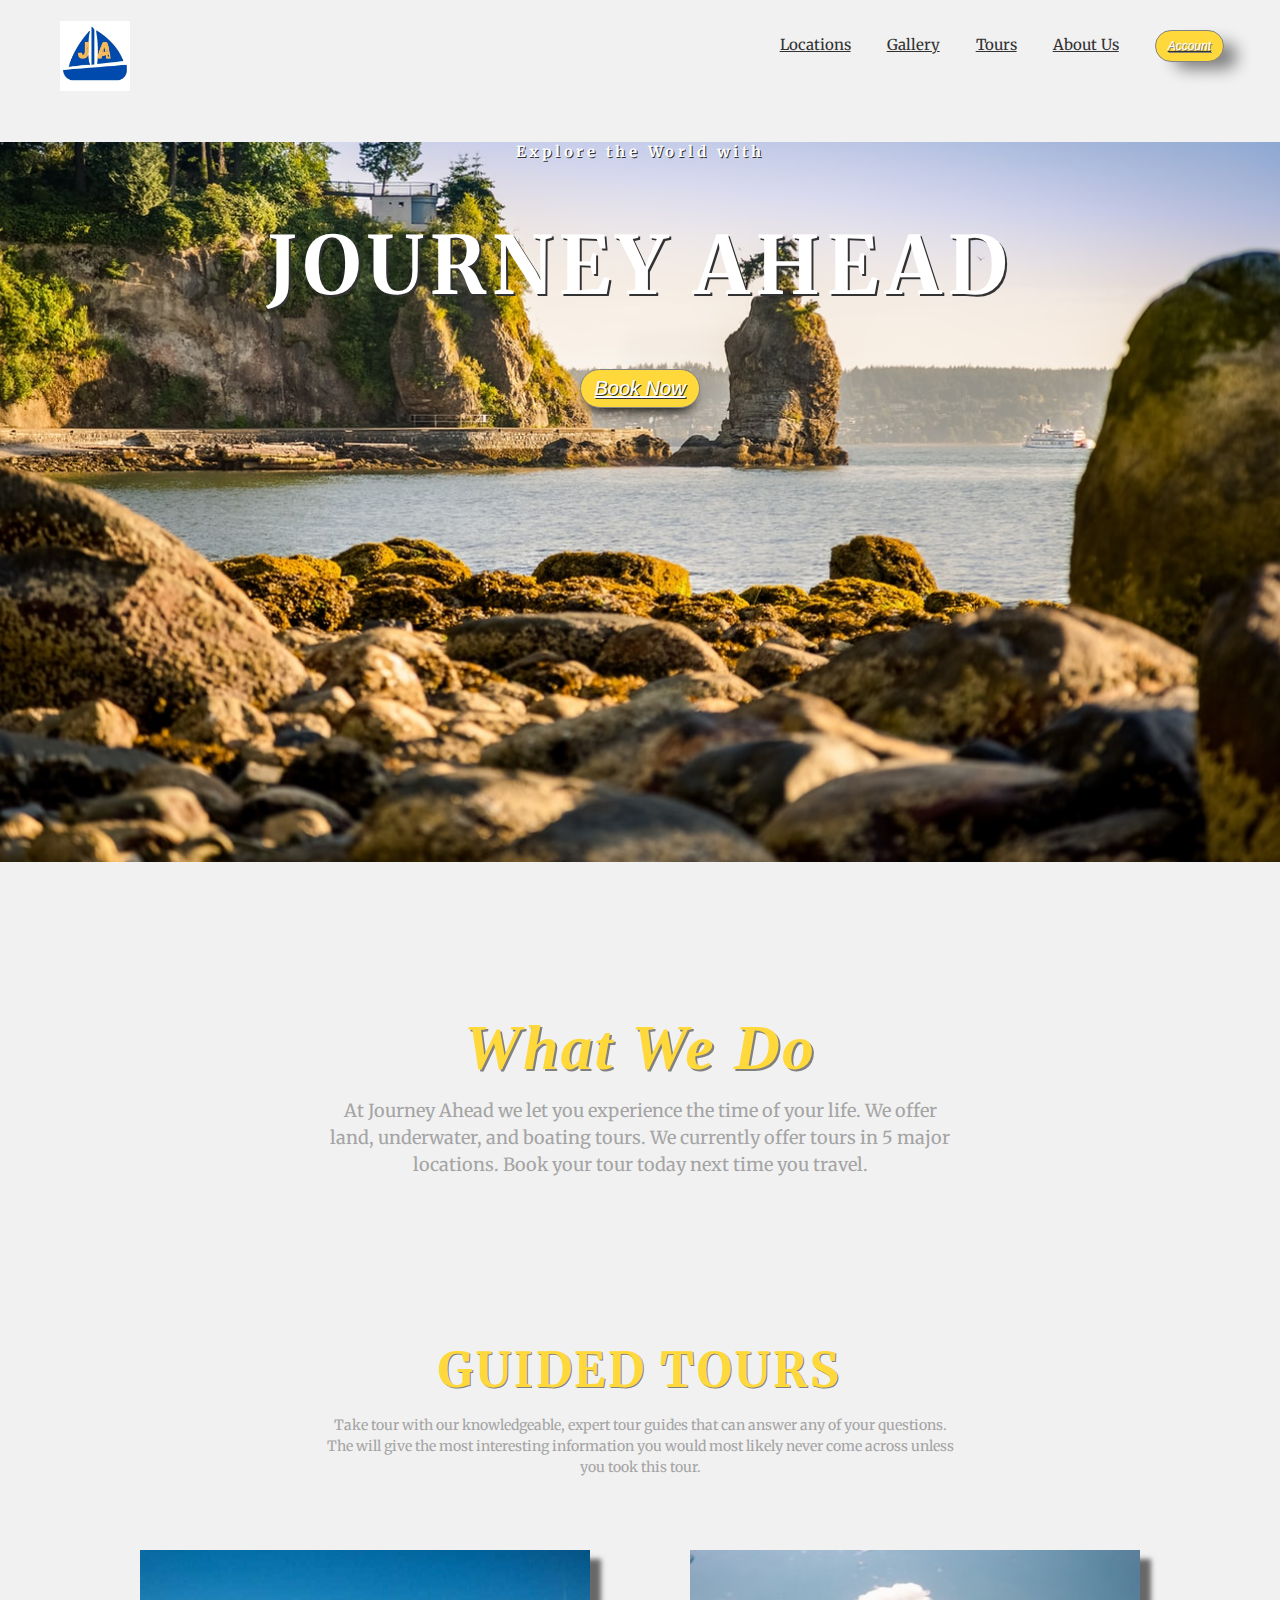
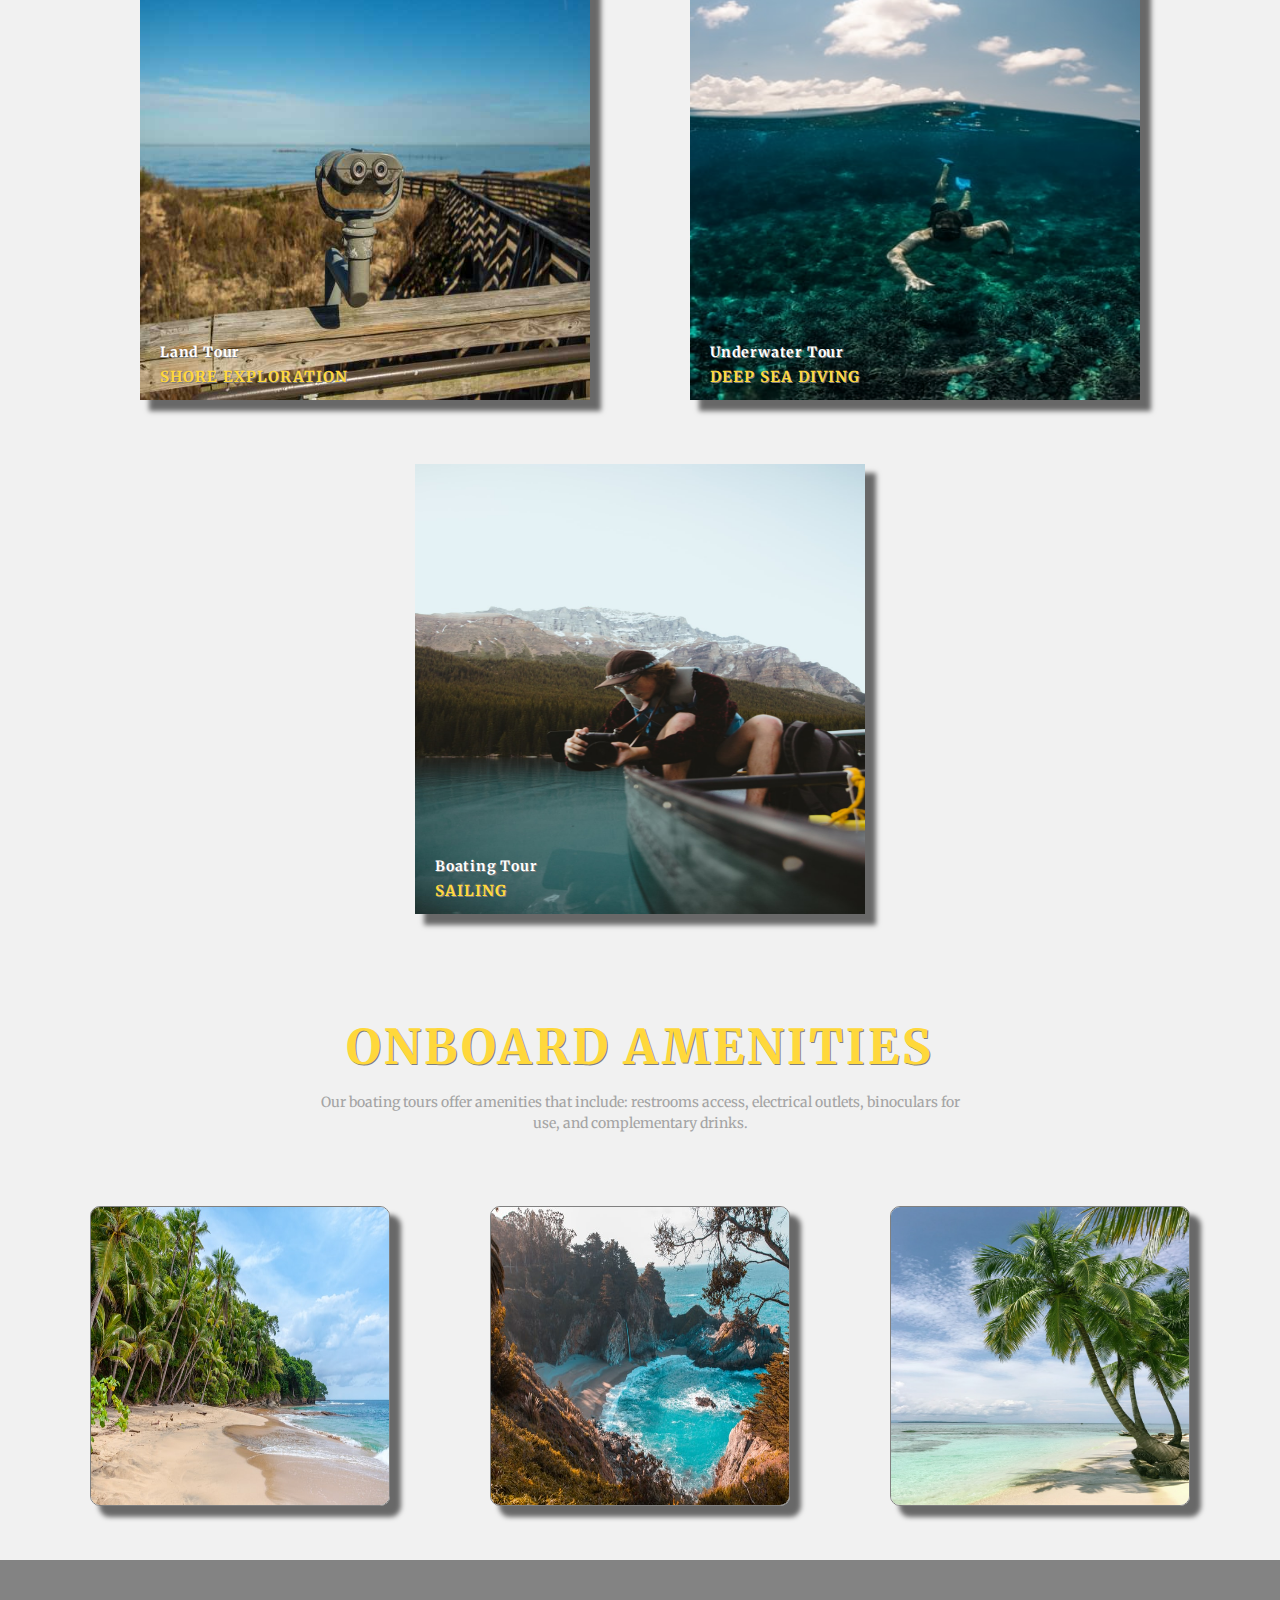
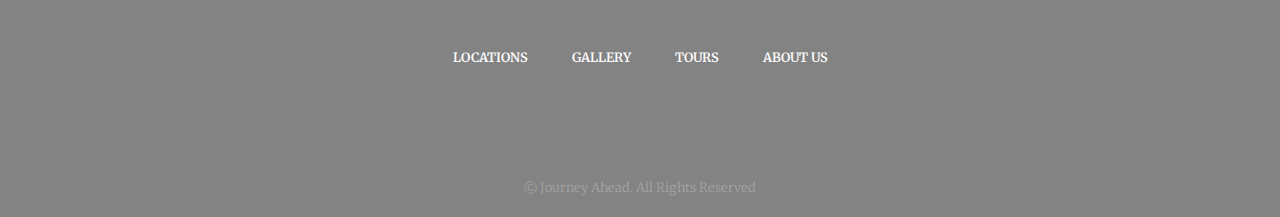
<file: index.html>
<!DOCTYPE html>
<html>
  <head>
    <meta charset="utf-8" />
    <title>Journey Ahead</title>
    <meta name="viewport" content="width=device-width, initial-scale=1" />
    <link rel="stylesheet" href="css/main.css" />
    <link
      rel="stylesheet"
      href="https://use.fontawesome.com/releases/v5.6.0/css/all.css"
      integrity="sha384-aOkxzJ5uQz7WBObEZcHvV5JvRW3TUc2rNPA7pe3AwnsUohiw1Vj2Rgx2KSOkF5+h"
      crossorigin="anonymous"
    />
    <link
      href="https://fonts.googleapis.com/css?family=Poppins:300,400,800"
      rel="stylesheet"
    />
    <link
      rel="stylesheet"
      href="https://stackpath.bootstrapcdn.com/bootstrap/4.1.3/css/bootstrap.min.css"
      integrity="sha384-MCw98/SFnGE8fJT3GXwEOngsV7Zt27NXFoaoApmYm81iuXoPkFOJwJ8ERdknLPMO"
      crossorigin="anonymous"
    />
    <script src="https://code.jquery.com/jquery-1.10.2.js"></script>
  </head>
  <body>
    <!--Navigation bar-->
    <div id="topnav-row" class="topnavRow"></div>

    <script>
      $(function () {
        $("#topnav-row").load("nav.html");
      });
    </script>
    <!--end of Navigation bar-->

    <div id="image-row" class="imageRow bgImg1">
      <div
        class="imageRow__textArea d-inline-flex justify-content-around align-items-center"
      >
        <div onclick="displayImgRight()" class="imageRow__textArea__secArrow">
          <i
            class="fas fa-chevron-left imageRow__textArea__secArrow__imgArrow"
          ></i>
        </div>

        <div class="imageRow__textArea__center">
          <h4 class="imageRow__textArea__center__h4">Explore the World with</h4>
          <h1 class="imageRow__textArea__center__h1">Journey Ahead</h1>
          <button class="imageRow__textArea__center__btn">
            <a href="account.html"
              >Book Now <i class="fas fa-angle-right"></i
            ></a>
          </button>

          <!-- will do JS to buttons after -->
          <!-- <div class="imageRow__textArea__center__dotsMenu">
            <i class="fas fa-circle " id="menuCircle"></i>
            <i class="far fa-circle " id="menuCircle"></i>
            <i class="far fa-circle " id="menuCircle"></i>
            <i class="far fa-circle " id="menuCircle"></i>
          </div> -->
        </div>

        <div onclick="displayImgLeft()" class="imageRow__textArea__secArrow">
          <i
            class="fas fa-chevron-right imageRow__textArea__secArrow__imgArrow"
          ></i>
        </div>
      </div>
    </div>
    <!-- end atmo-image-row-->

    <div id="intro-row" class="introRow">
      <h3 class="introRow__h3">What we do</h3>
      <p class="introRow__p">
        At Journey Ahead we let you experience the time of your life. We offer
        land, underwater, and boating tours. We currently offer tours in 5 major
        locations. Book your tour today next time you travel.
      </p>
    </div>

    <div id="guided-row" class="guidedRow">
      <h2 class="guidedRow__h2">Guided Tours</h2>
      <p class="guidedRow__p">
        Take tour with our knowledgeable, expert tour guides that can answer any
        of your questions. The will give the most interesting information you
        would most likely never come across unless you took this tour.
      </p>
    </div>

    <div id="pic-link-row" class="picLinkRow">
      <div class="picLinkRow__imgArea container-fluid row">
        <div class="picLinkRow__imgArea__singleImg">
          <img
            class="picLinkRow__imgArea__singleImg__icons"
            src="img/home/land.jpeg"
          />
          <div class="picLinkRow__imgArea__singleImg__textArea textArea">
            <h5>Land Tour</h5>
            <h3>Shore exploration</h3>
          </div>
        </div>
        <!-- end single-img -->
        <div class="picLinkRow__imgArea__singleImg">
          <img
            class="picLinkRow__imgArea__singleImg__icons"
            src="img/home/underwater.jpeg"
          />
          <div class="picLinkRow__imgArea__singleImg__textArea">
            <h5>Underwater Tour</h5>
            <h3>Deep sea Diving</h3>
          </div>
        </div>
        <!-- end single-img  -->
        <div class="picLinkRow__imgArea__singleImg">
          <img
            class="picLinkRow__imgArea__singleImg__icons"
            src="img/home/boating.jpeg"
          />
          <div class="picLinkRow__imgArea__singleImg__textArea">
            <h5>Boating Tour</h5>
            <h3>Sailing</h3>
          </div>
        </div>
        <!-- end single-img -->
      </div>
      <!-- end img-area -->
    </div>
    <!-- end pic-link-row -->

    <div id="onboard-row" class="onboardRow">
      <h2 class="onboardRow__h2">Onboard Amenities</h2>
      <p class="onboardRow__p">
        Our boating tours offer amenities that include: restrooms access,
        electrical outlets, binoculars for use, and complementary drinks.
      </p>
    </div>
    <!-- end onboard-row -->

    <div id="boat-images-row" class="boatImagesRow">
      <div class="boatImagesRow__imgArea">
        <div class="boatImagesRow__imgArea__singleImg">
          <img
            class="boatImagesRow__imgArea__singleImg__icons"
            src="img/home/island.jpeg"
          />
        </div>

        <div class="boatImagesRow__imgArea__singleImg">
          <img
            class="boatImagesRow__imgArea__singleImg__icons"
            src="img/home/waterfall.jpeg"
          />
        </div>

        <div class="boatImagesRow__imgArea__singleImg">
          <img
            class="boatImagesRow__imgArea__singleImg__icons"
            src="img/home/island2.jpeg"
          />
        </div>
      </div>
    </div>
    <!-- end of boat-images-row -->

    <!--Footer-->
    <footer class="footer"></footer>

    <script>
      $(function () {
        $("footer").load("footer.html");
      });
    </script>
    <!--end of Footer-->
  </body>
</html>
</file>
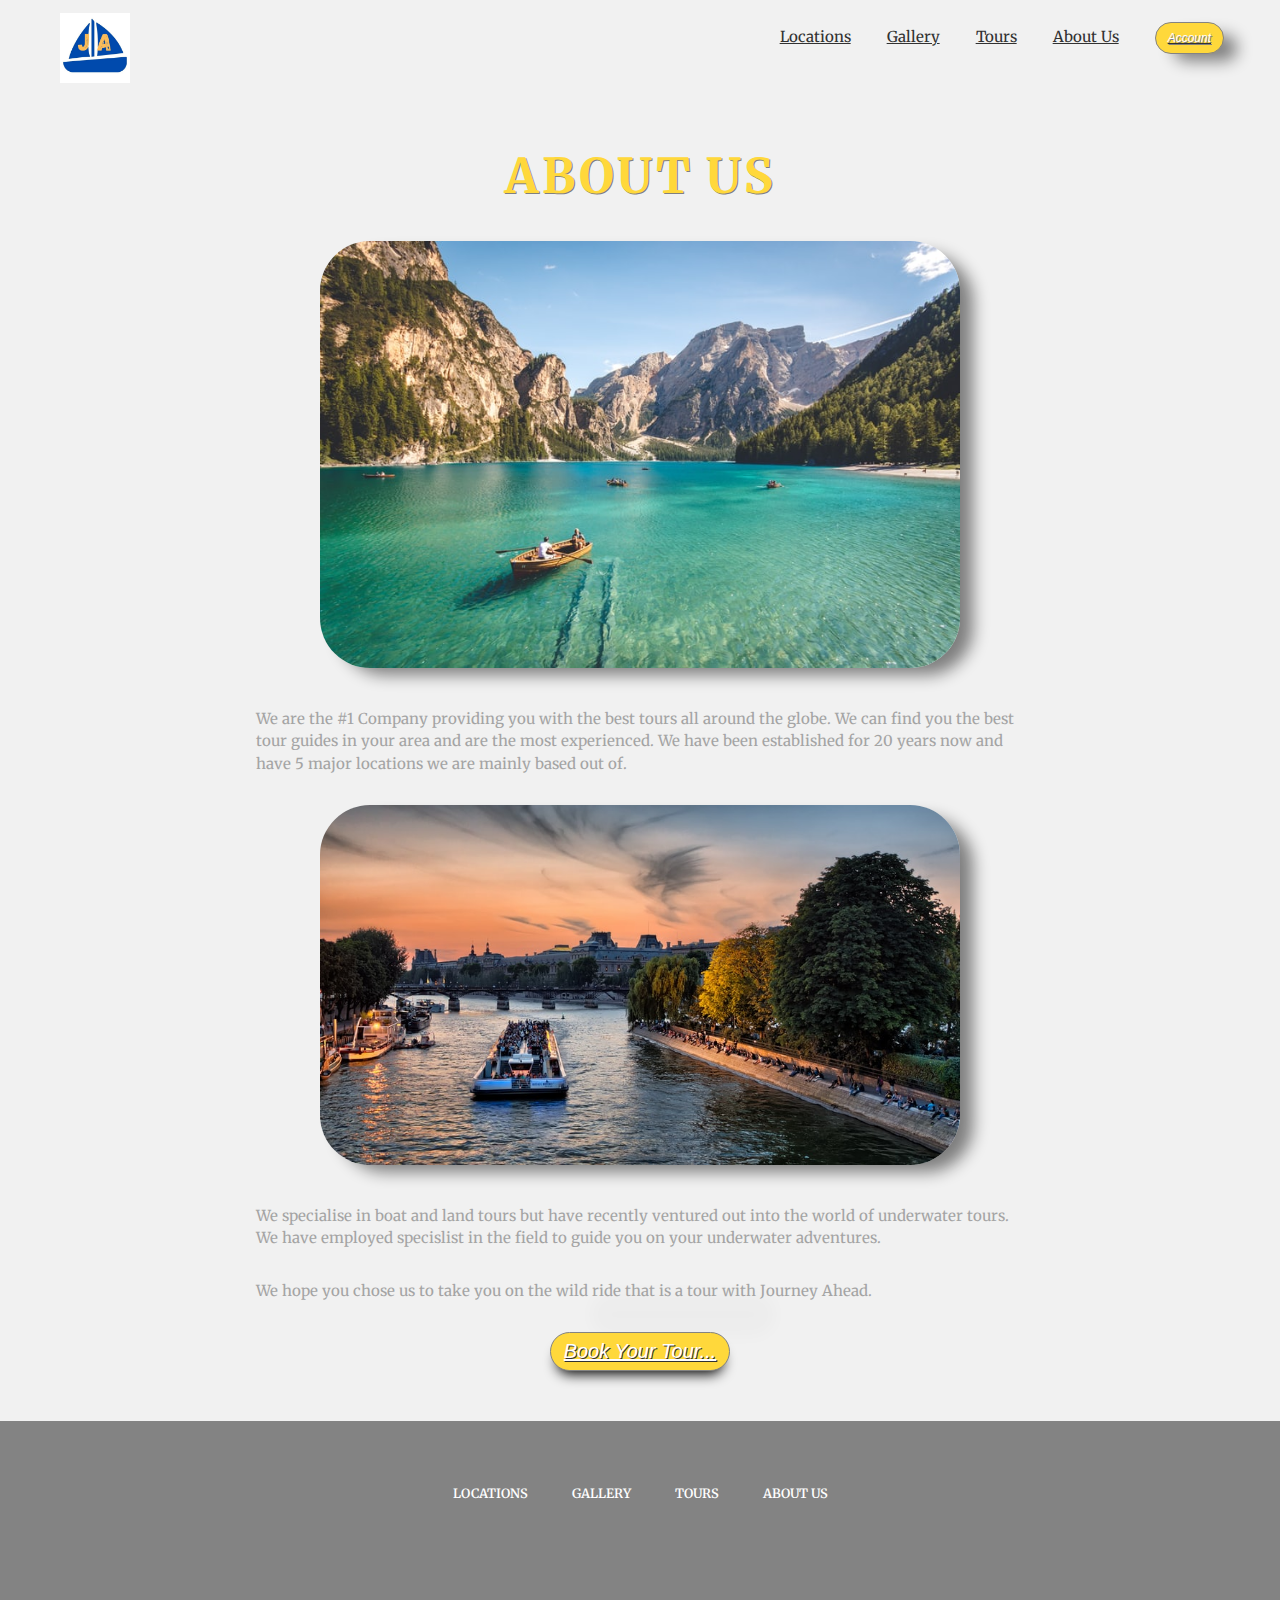
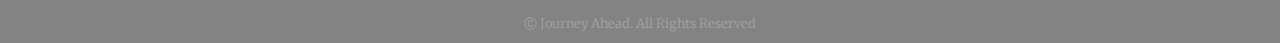
<file: aboutUs.html>
<!DOCTYPE html>
<html>
  <head>
    <meta charset="utf-8" />
    <title>Journey Ahead</title>
    <meta name="viewport" content="width=device-width, initial-scale=1" />
    <link rel="stylesheet" href="css/main.css" />
    <link
      rel="stylesheet"
      href="https://use.fontawesome.com/releases/v5.6.0/css/all.css"
      integrity="sha384-aOkxzJ5uQz7WBObEZcHvV5JvRW3TUc2rNPA7pe3AwnsUohiw1Vj2Rgx2KSOkF5+h"
      crossorigin="anonymous"
    />
    <link
      href="https://fonts.googleapis.com/css?family=Poppins:300,400,800"
      rel="stylesheet"
    />
    <link
      rel="stylesheet"
      href="https://stackpath.bootstrapcdn.com/bootstrap/4.1.3/css/bootstrap.min.css"
      integrity="sha384-MCw98/SFnGE8fJT3GXwEOngsV7Zt27NXFoaoApmYm81iuXoPkFOJwJ8ERdknLPMO"
      crossorigin="anonymous"
    />
    <script src="https://code.jquery.com/jquery-1.10.2.js"></script>
  </head>
  <body>
    <!--Navigation bar-->
    <div id="topnav-row"></div>

    <script>
      $(function () {
        $("#topnav-row").load("nav.html");
      });
    </script>
    <!--end of Navigation bar-->

    <div class="headerStyle">
      <h2>About Us</h2>
    </div>
    <div class="text-box">
      <img class="about-img" src="img/about/about1.jpeg" />
      <p>
        We are the #1 Company providing you with the best tours all around the
        globe. We can find you the best tour guides in your area and are the
        most experienced. We have been established for 20 years now and have 5
        major locations we are mainly based out of. <br />
      </p>

      <img class="about-img" src="img/about/about2.jpeg" />
      <p>
        We specialise in boat and land tours but have recently ventured out into
        the world of underwater tours. We have employed specislist in the field
        to guide you on your underwater adventures.
      </p>
      <p>
        We hope you chose us to take you on the wild ride that is a tour with
        Journey Ahead.
      </p>

      <button type="button" name="button">
        <a href="book.html">Book Your Tour...</a>
      </button>
    </div>

    <!--Footer-->
    <footer></footer>

    <script>
      $(function () {
        $("footer").load("footer.html");
      });
    </script>
    <!--end of Footer-->
  </body>
</html>
</file>
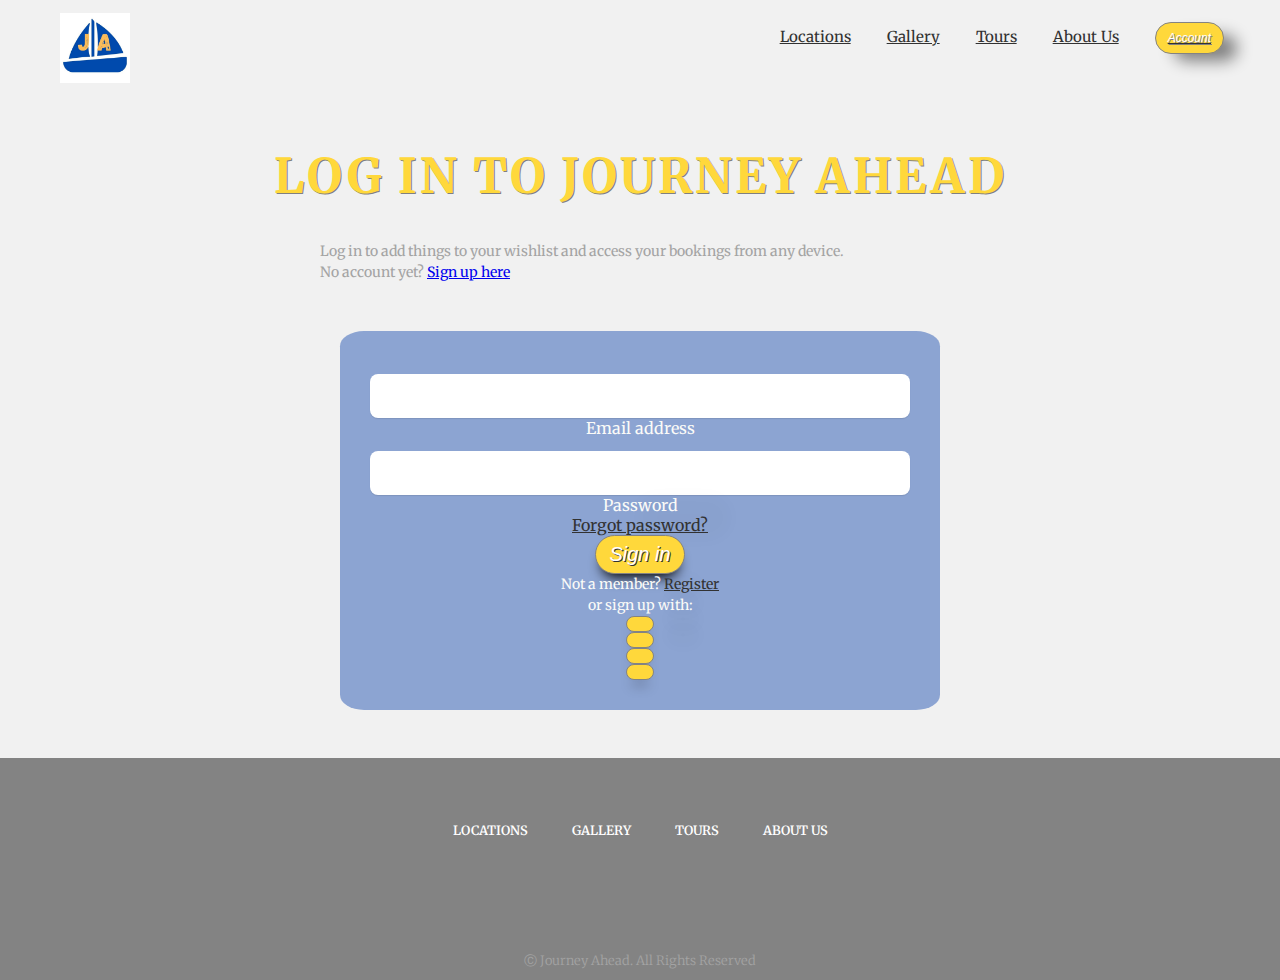
<file: account.html>
<!DOCTYPE html>
<html>
  <head>
    <meta charset="utf-8" />
    <title>Journey Ahead</title>
    <meta name="viewport" content="width=device-width, initial-scale=1" />
    <link rel="stylesheet" href="css/main.css" />
    <link
      rel="stylesheet"
      href="https://use.fontawesome.com/releases/v5.6.0/css/all.css"
      integrity="sha384-aOkxzJ5uQz7WBObEZcHvV5JvRW3TUc2rNPA7pe3AwnsUohiw1Vj2Rgx2KSOkF5+h"
      crossorigin="anonymous"
    />
    <link
      href="https://fonts.googleapis.com/css?family=Poppins:300,400,800"
      rel="stylesheet"
    />
    <link
      rel="stylesheet"
      href="https://stackpath.bootstrapcdn.com/bootstrap/4.1.3/css/bootstrap.min.css"
      integrity="sha384-MCw98/SFnGE8fJT3GXwEOngsV7Zt27NXFoaoApmYm81iuXoPkFOJwJ8ERdknLPMO"
      crossorigin="anonymous"
    />
    <script src="https://code.jquery.com/jquery-1.10.2.js"></script>
  </head>
  <body>
    <!--Navigation bar-->
    <div id="topnav-row"></div>

    <script>
      $(function () {
        $("#topnav-row").load("nav.html");
      });
    </script>
    <!--end of Navigation bar-->

    <div class="headerStyle">
      <h2>Log in to Journey Ahead</h2>
    </div>
    <main class="container d-flex flex-column">
      <div class="description">
        <p>
          Log in to add things to your wishlist and access your bookings from
          any device.
        </p>
        <p>No account yet? <a href="#">Sign up here</a></p>
      </div>

      <form class="signInForm">
        <!-- Email input -->
        <div class="form-outline mb-4">
          <input type="email" id="form2Example1" class="form-control" />
          <label class="form-label" for="form2Example1">Email address</label>
        </div>

        <!-- Password input -->
        <div class="form-outline mb-4">
          <input type="password" id="form2Example2" class="form-control" />
          <label class="form-label" for="form2Example2">Password</label>
        </div>

        <!-- 2 column grid layout for inline styling -->
        <div class="row mb-4">
          <div class="col">
            <!-- Simple link -->
            <a href="#!">Forgot password?</a>
          </div>
        </div>

        <!-- Submit button -->
        <button type="submit" class="btn btn-block mb-4">Sign in</button>

        <!-- Register buttons -->
        <div class="text-center">
          <p>Not a member? <a href="#!">Register</a></p>
          <p>or sign up with:</p>
          <button type="button" class="btn btn-floating mx-1">
            <i class="fab fa-facebook-f"></i>
          </button>

          <button type="button" class="btn btn-floating mx-1">
            <i class="fab fa-google"></i>
          </button>

          <button type="button" class="btn btn-floating mx-1">
            <i class="fab fa-twitter"></i>
          </button>

          <button type="button" class="btn btn-floating mx-1">
            <i class="fab fa-github"></i>
          </button>
        </div>
      </form>
    </main>

    <!--Footer-->
    <footer></footer>
    <script>
      $(function () {
        $("footer").load("footer.html");
      });
    </script>
    <!--end of Footer-->
  </body>
</html>
</file>
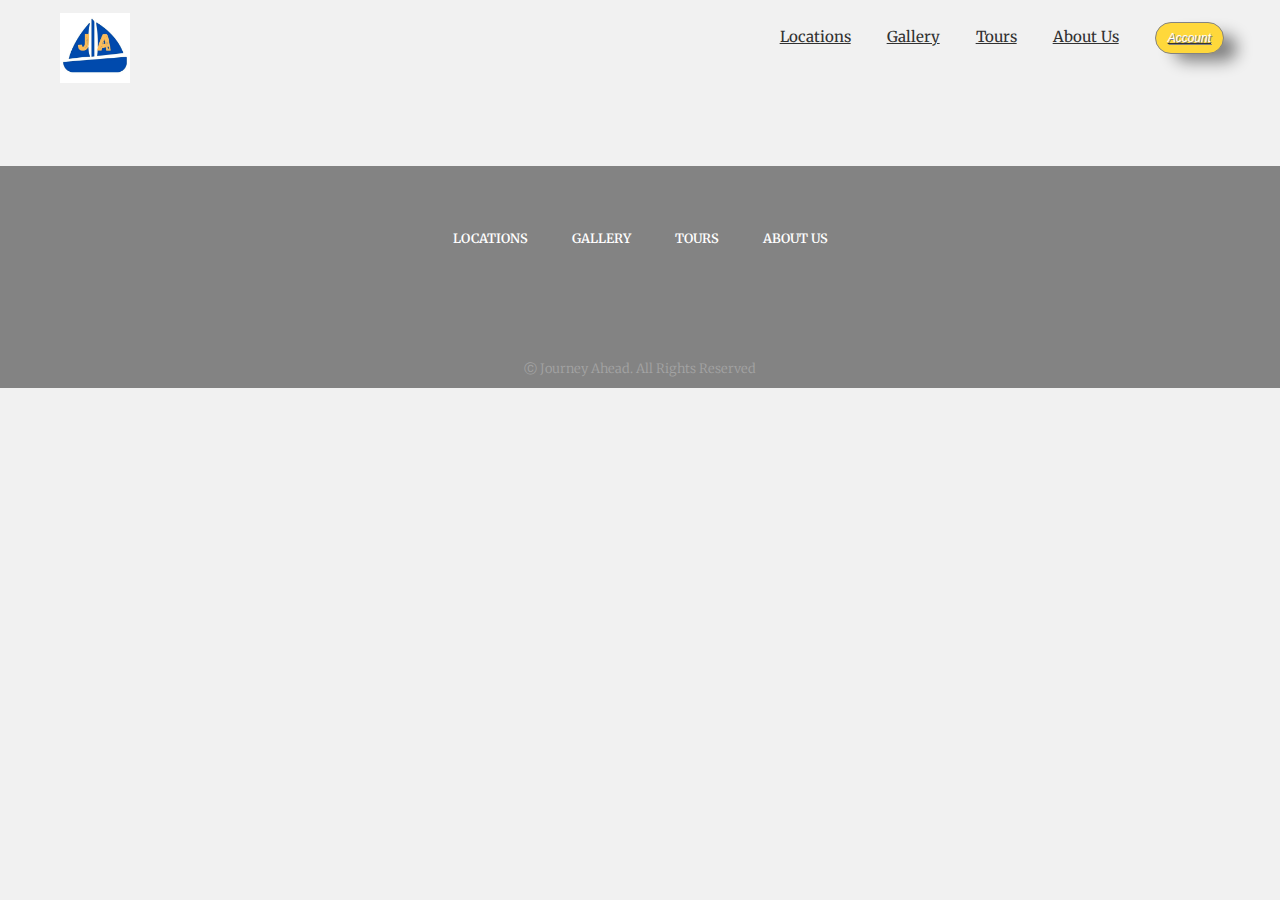
<file: book.html>
<!DOCTYPE html>
<html>
  <head>
    <meta charset="utf-8">
    <title>Journey Ahead</title>
    <meta name="viewport" content="width=device-width, initial-scale=1">
    <link rel="stylesheet" href="css/main.css">
    <link rel="stylesheet" href="https://use.fontawesome.com/releases/v5.6.0/css/all.css" integrity="sha384-aOkxzJ5uQz7WBObEZcHvV5JvRW3TUc2rNPA7pe3AwnsUohiw1Vj2Rgx2KSOkF5+h" crossorigin="anonymous">
    <link href="https://fonts.googleapis.com/css?family=Poppins:300,400,800" rel="stylesheet">
    <link rel="stylesheet" href="https://stackpath.bootstrapcdn.com/bootstrap/4.1.3/css/bootstrap.min.css" integrity="sha384-MCw98/SFnGE8fJT3GXwEOngsV7Zt27NXFoaoApmYm81iuXoPkFOJwJ8ERdknLPMO" crossorigin="anonymous">
    <script src="https://code.jquery.com/jquery-1.10.2.js"></script>
  </head>
  <body>

    <!--Navigation bar-->
    <div id="topnav-row">
    </div>

    <script>
      $(function(){
        $("#topnav-row").load("nav.html");
      });
    </script>
    <!--end of Navigation bar-->

    <div class="headerStyle">
      <h2></h2>
    </div>






    <!--Footer-->
    <footer>
    </footer>

    <script>
      $(function(){
        $("footer").load("footer.html");
      });
    </script>
    <!--end of Footer->


  </body>
</html>
</file>
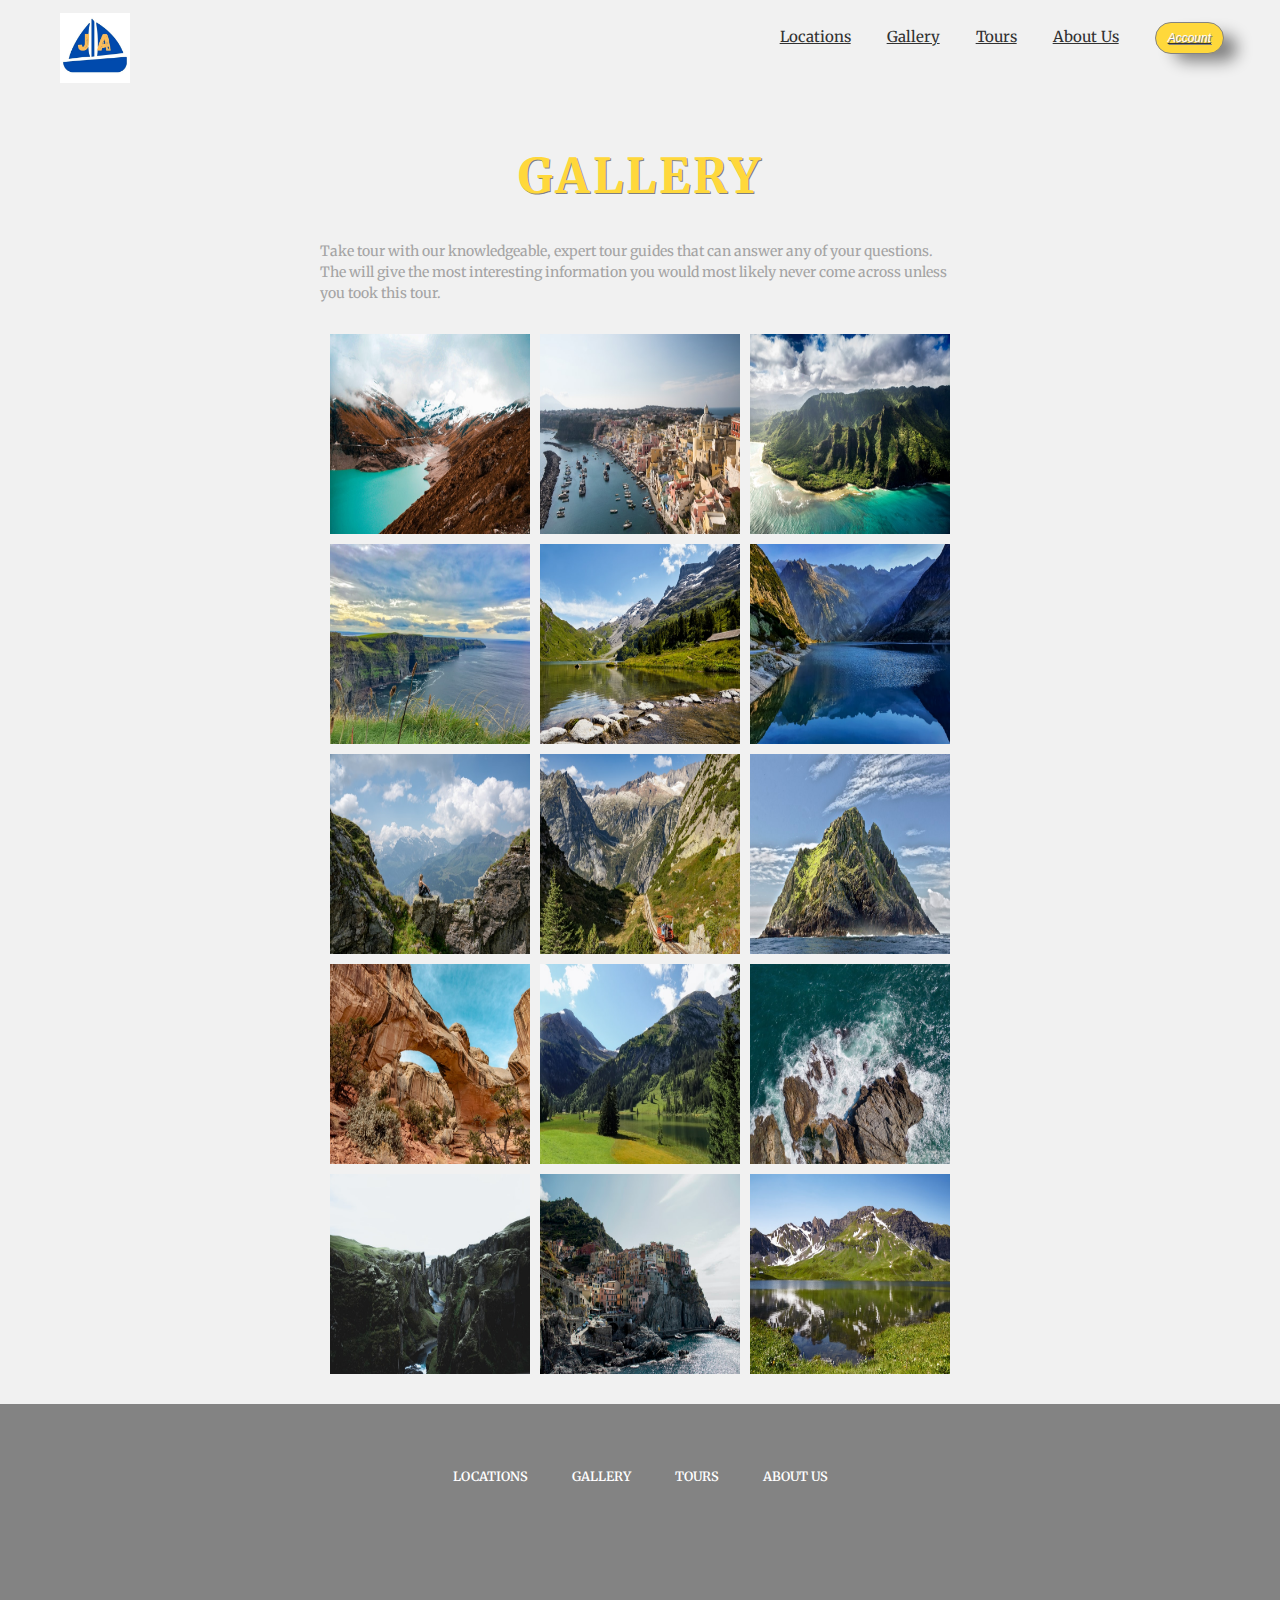
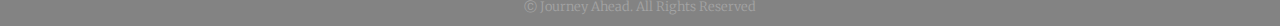
<file: gallery.html>
<!DOCTYPE html>
<html>
  <head>
    <meta charset="utf-8" />
    <title>Journey Ahead</title>
    <meta name="viewport" content="width=device-width, initial-scale=1" />
    <link rel="stylesheet" href="css/main.css" />
    <link
      rel="stylesheet"
      href="https://use.fontawesome.com/releases/v5.6.0/css/all.css"
      integrity="sha384-aOkxzJ5uQz7WBObEZcHvV5JvRW3TUc2rNPA7pe3AwnsUohiw1Vj2Rgx2KSOkF5+h"
      crossorigin="anonymous"
    />
    <link
      href="https://fonts.googleapis.com/css?family=Poppins:300,400,800"
      rel="stylesheet"
    />
    <link
      rel="stylesheet"
      href="https://stackpath.bootstrapcdn.com/bootstrap/4.1.3/css/bootstrap.min.css"
      integrity="sha384-MCw98/SFnGE8fJT3GXwEOngsV7Zt27NXFoaoApmYm81iuXoPkFOJwJ8ERdknLPMO"
      crossorigin="anonymous"
    />
    <script src="https://code.jquery.com/jquery-1.10.2.js"></script>
  </head>
  <body>
    <!--Navigation bar-->
    <div id="topnav-row"></div>

    <script>
      $(function () {
        $("#topnav-row").load("nav.html");
      });
    </script>
    <!--end of Navigation bar-->

    <div class="headerStyle">
      <h2>GALLERY</h2>
    </div>

    <div id="gallery" class="gallery">
      <p>
        Take tour with our knowledgeable, expert tour guides that can answer any
        of your questions. The will give the most interesting information you
        would most likely never come across unless you took this tour.
      </p>
    </div>

    <div class="grid">
      <img class="photo" src="img/gallery/gallery1.jpeg" />
      <img class="photo" src="img/gallery/gallery2.jpeg" />
      <img class="photo" src="img/gallery/gallery3.jpeg" />
      <img class="photo" src="img/gallery/gallery4.jpeg" />
      <img class="photo" src="img/gallery/gallery5.jpeg" />
      <img class="photo" src="img/gallery/gallery6.jpeg" />
      <img class="photo" src="img/gallery/gallery7.jpeg" />
      <img class="photo" src="img/gallery/gallery8.jpeg" />
      <img class="photo" src="img/gallery/gallery9.jpeg" />
      <img class="photo" src="img/gallery/gallery10.jpeg" />
      <img class="photo" src="img/gallery/gallery11.jpeg" />
      <img class="photo" src="img/gallery/gallery12.jpeg" />
      <img class="photo" src="img/gallery/gallery13.jpeg" />
      <img class="photo" src="img/gallery/gallery14.jpeg" />
      <img class="photo" src="img/gallery/gallery15.jpeg" />
    </div>

    <!--Footer-->
    <footer></footer>

    <script>
      $(function () {
        $("footer").load("footer.html");
      });
    </script>
    <!--end of Footer-->
  </body>
</html>
</file>
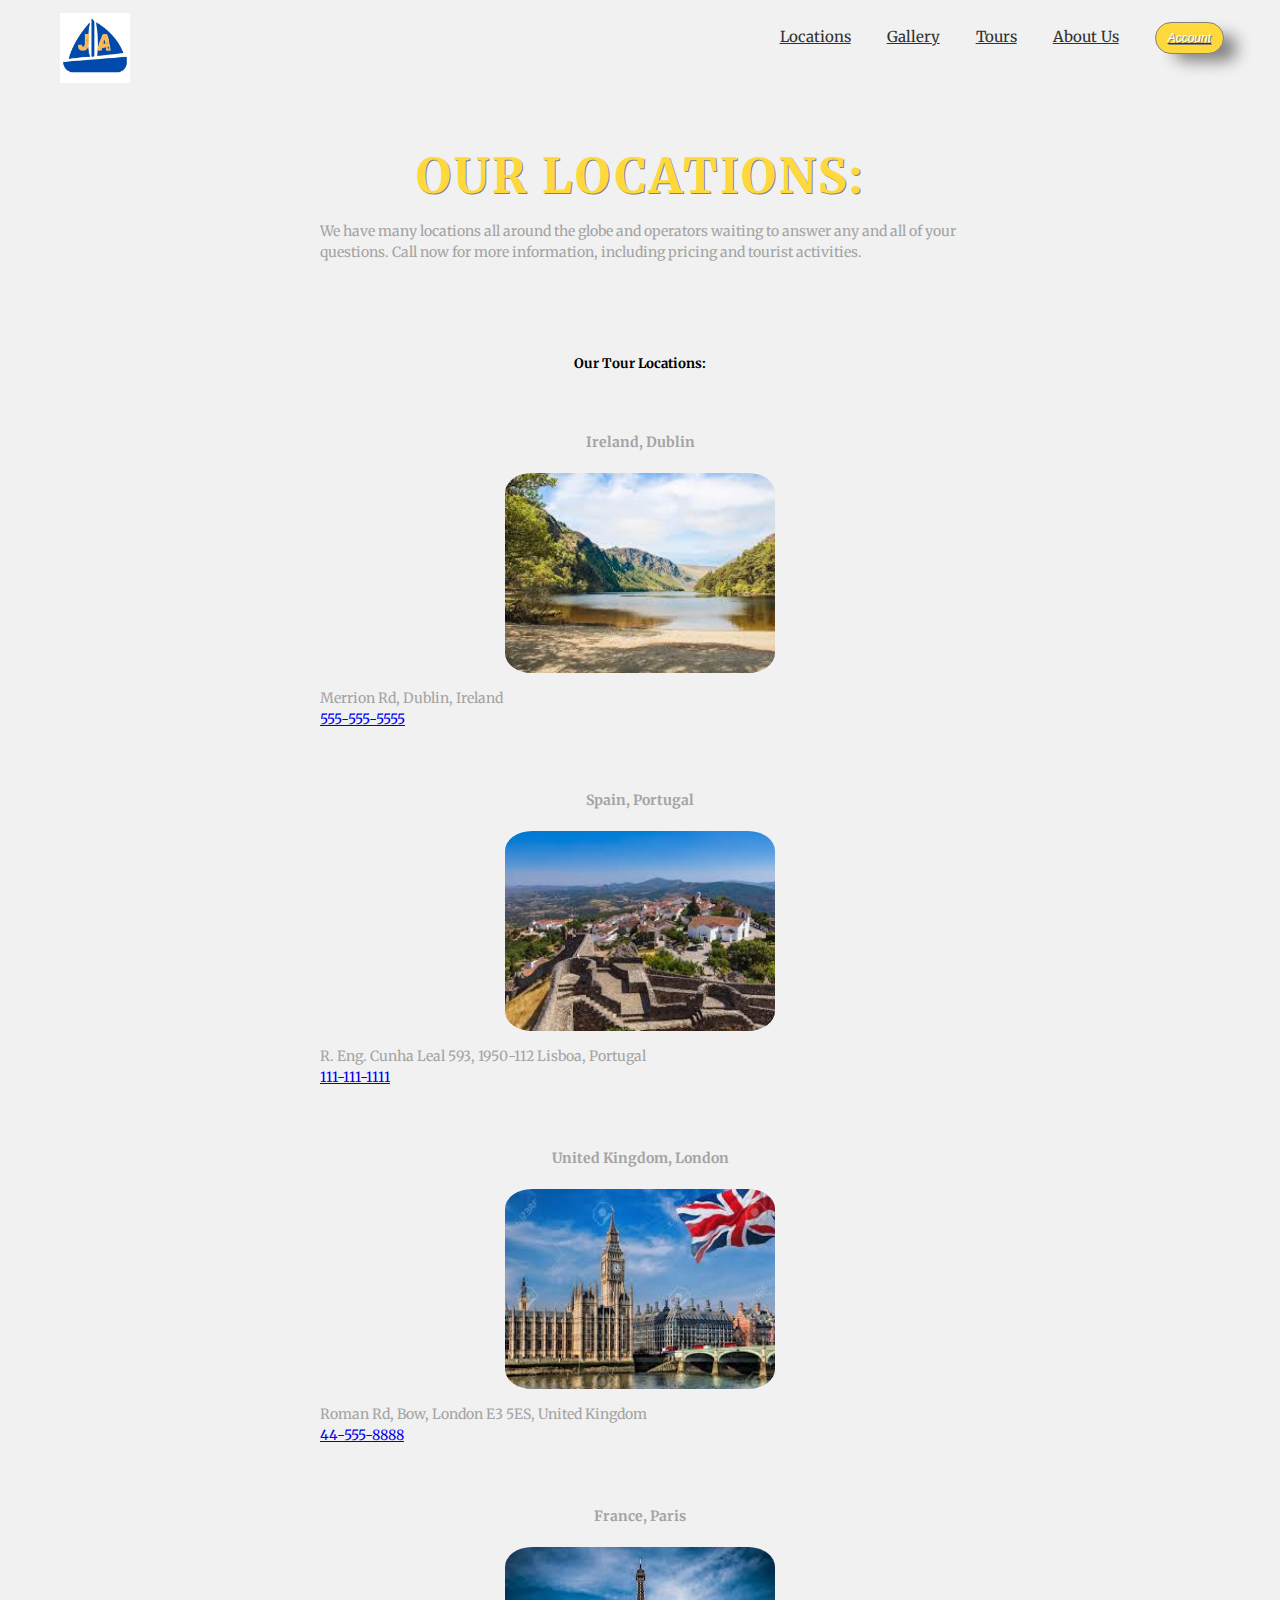
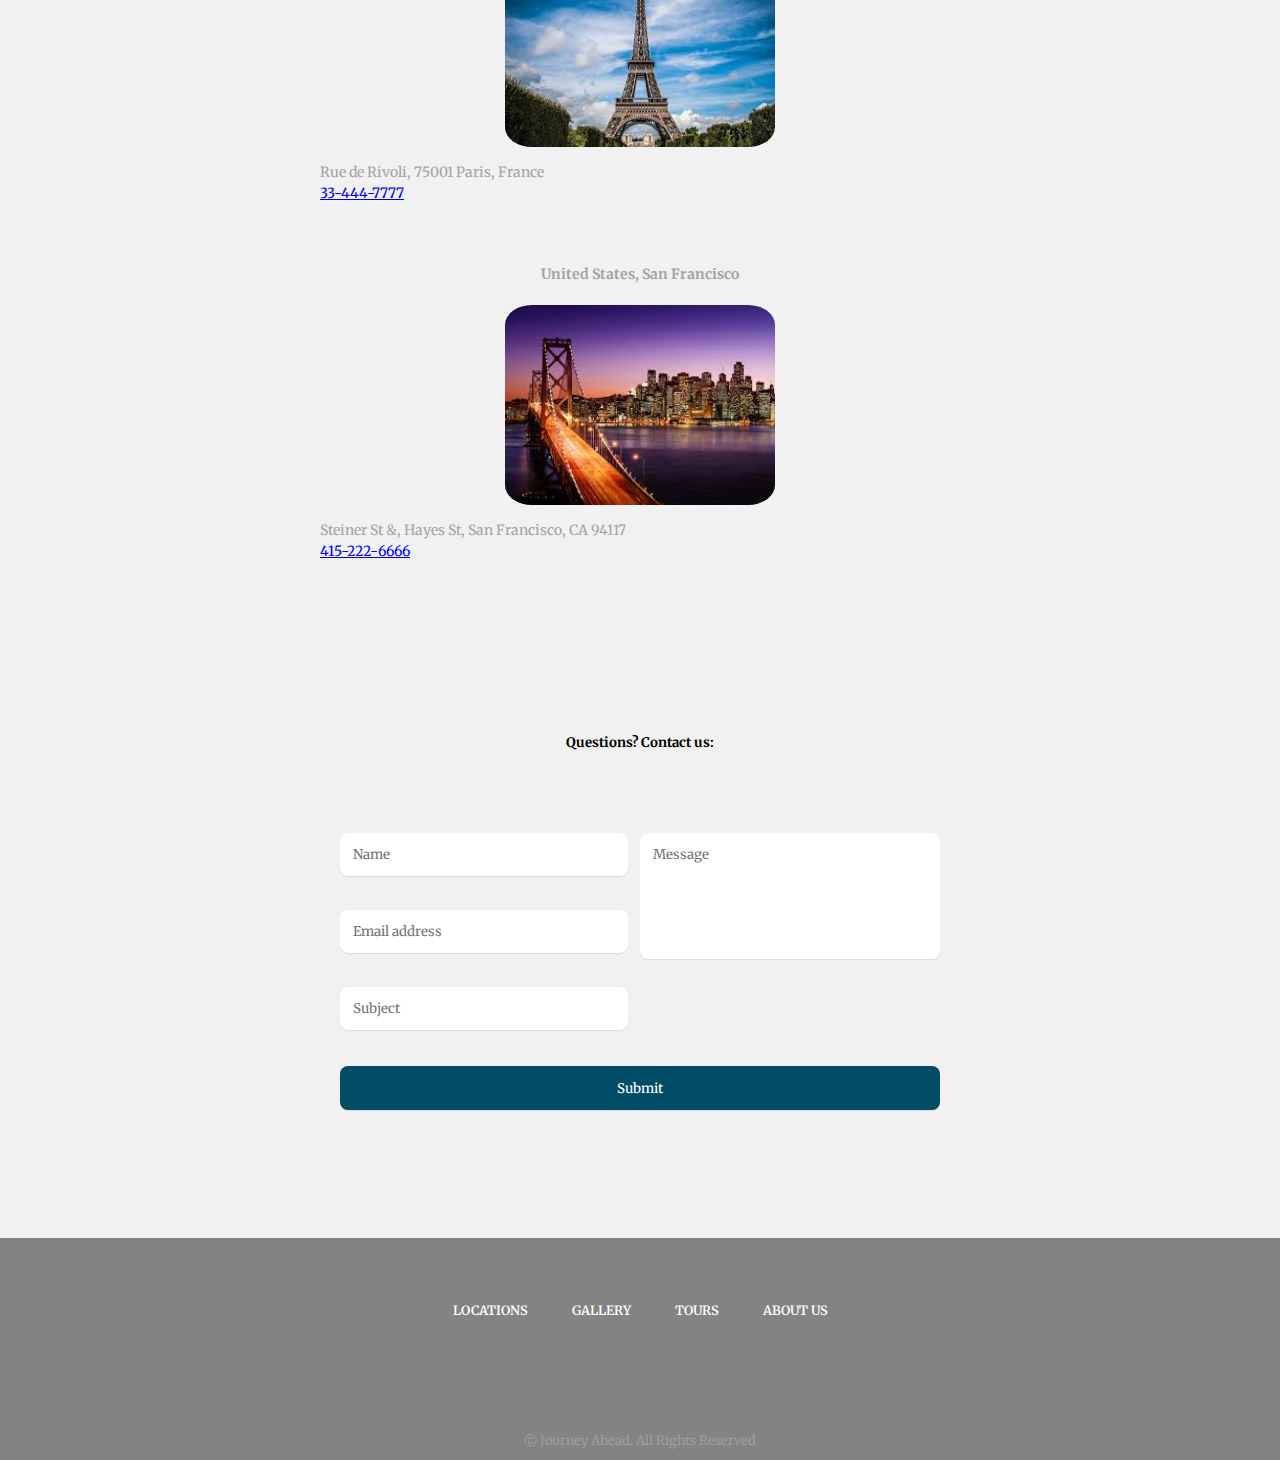
<file: locations.html>
<!DOCTYPE html>
<html>
  <head>
    <meta charset="utf-8" />
    <title>Journey Ahead</title>
    <meta name="viewport" content="width=device-width, initial-scale=1" />
    <link rel="stylesheet" href="css/main.css" />
    <link
      rel="stylesheet"
      href="https://use.fontawesome.com/releases/v5.6.0/css/all.css"
      integrity="sha384-aOkxzJ5uQz7WBObEZcHvV5JvRW3TUc2rNPA7pe3AwnsUohiw1Vj2Rgx2KSOkF5+h"
      crossorigin="anonymous"
    />
    <link
      href="https://fonts.googleapis.com/css?family=Poppins:300,400,800"
      rel="stylesheet"
    />
    <link
      rel="stylesheet"
      href="https://stackpath.bootstrapcdn.com/bootstrap/4.1.3/css/bootstrap.min.css"
      integrity="sha384-MCw98/SFnGE8fJT3GXwEOngsV7Zt27NXFoaoApmYm81iuXoPkFOJwJ8ERdknLPMO"
      crossorigin="anonymous"
    />
    <script src="https://code.jquery.com/jquery-1.10.2.js"></script>
  </head>
  <body>
    <!--Navigation bar-->
    <div id="topnav-row"></div>

    <script>
      $(function () {
        $("#topnav-row").load("nav.html");
      });
    </script>
    <!--end of Navigation bar-->

    <!-- ADD CONACT FORM with validations ADDRESSES AND MAP IMAGE -->
    <div class="headerStyle">
      <h2>Our Locations:</h2>
      <p>
        We have many locations all around the globe and operators waiting to
        answer any and all of your questions. Call now for more information,
        including pricing and tourist activities.
      </p>
    </div>

    <div class="location container d-flex">
      <div class="row">
        <div class="col-sm-12 col-md-12 col-lg-6">
          <div class="locationAddresses item text-center">
            <h5>Our Tour Locations:</h5>

            <p class="title"><strong>Ireland, Dublin</strong></p>
            <img src="img/ireland.jpeg" alt="" />
            <p>Merrion Rd, Dublin, Ireland</p>
            <p><a href="tel:555-555-5555">555-555-5555</a></p>
            <br />

            <p class="title"><strong>Spain, Portugal</strong></p>
            <img src="img/spain.jpeg" alt="" />
            <p>R. Eng. Cunha Leal 593, 1950-112 Lisboa, Portugal</p>
            <p><a href="tel:111-111-1111">111-111-1111</a></p>
            <br />

            <p class="title"><strong>United Kingdom, London</strong></p>
            <img src="img/unitedKingdom.jpeg" alt="" />
            <p>Roman Rd, Bow, London E3 5ES, United Kingdom</p>
            <p><a href="tel:44-555-8888">44-555-8888</a></p>
            <br />

            <p class="title"><strong>France, Paris</strong></p>
            <img src="img/france.jpeg" alt="" />
            <p>Rue de Rivoli, 75001 Paris, France</p>
            <p><a href="tel:33-444-7777">33-444-7777</a></p>
            <br />

            <p class="title"><strong>United States, San Francisco</strong></p>
            <img src="img/unitedStates.jpeg" alt="" />
            <p>Steiner St &, Hayes St, San Francisco, CA 94117</p>
            <p><a href="tel:415-222-6666">415-222-6666</a></p>
            <br />
          </div>
        </div>

        <div class="col-sm-12 col-md-12 col-lg-6">
          <div id="contact-form" class="item">
            <h5>Questions? Contact us:</h5>
            <form class="cf">
              <div class="half left cf">
                <input type="text" id="input-name" placeholder="Name" /><br />
                <input
                  type="email"
                  id="input-email"
                  placeholder="Email address"
                /><br />
                <input
                  type="text"
                  id="input-subject"
                  placeholder="Subject"
                /><br />
              </div>

              <div class="half right cf">
                <textarea
                  name="message"
                  type="text"
                  id="input-message"
                  placeholder="Message"
                ></textarea>
              </div>
              <input type="submit" value="Submit" id="input-submit" />
            </form>
          </div>
        </div>
      </div>
    </div>

    <!--Footer-->
    <footer></footer>

    <script>
      $(function () {
        $("footer").load("footer.html");
      });
    </script>
    <!--end of Footer-->
  </body>
</html>
</file>
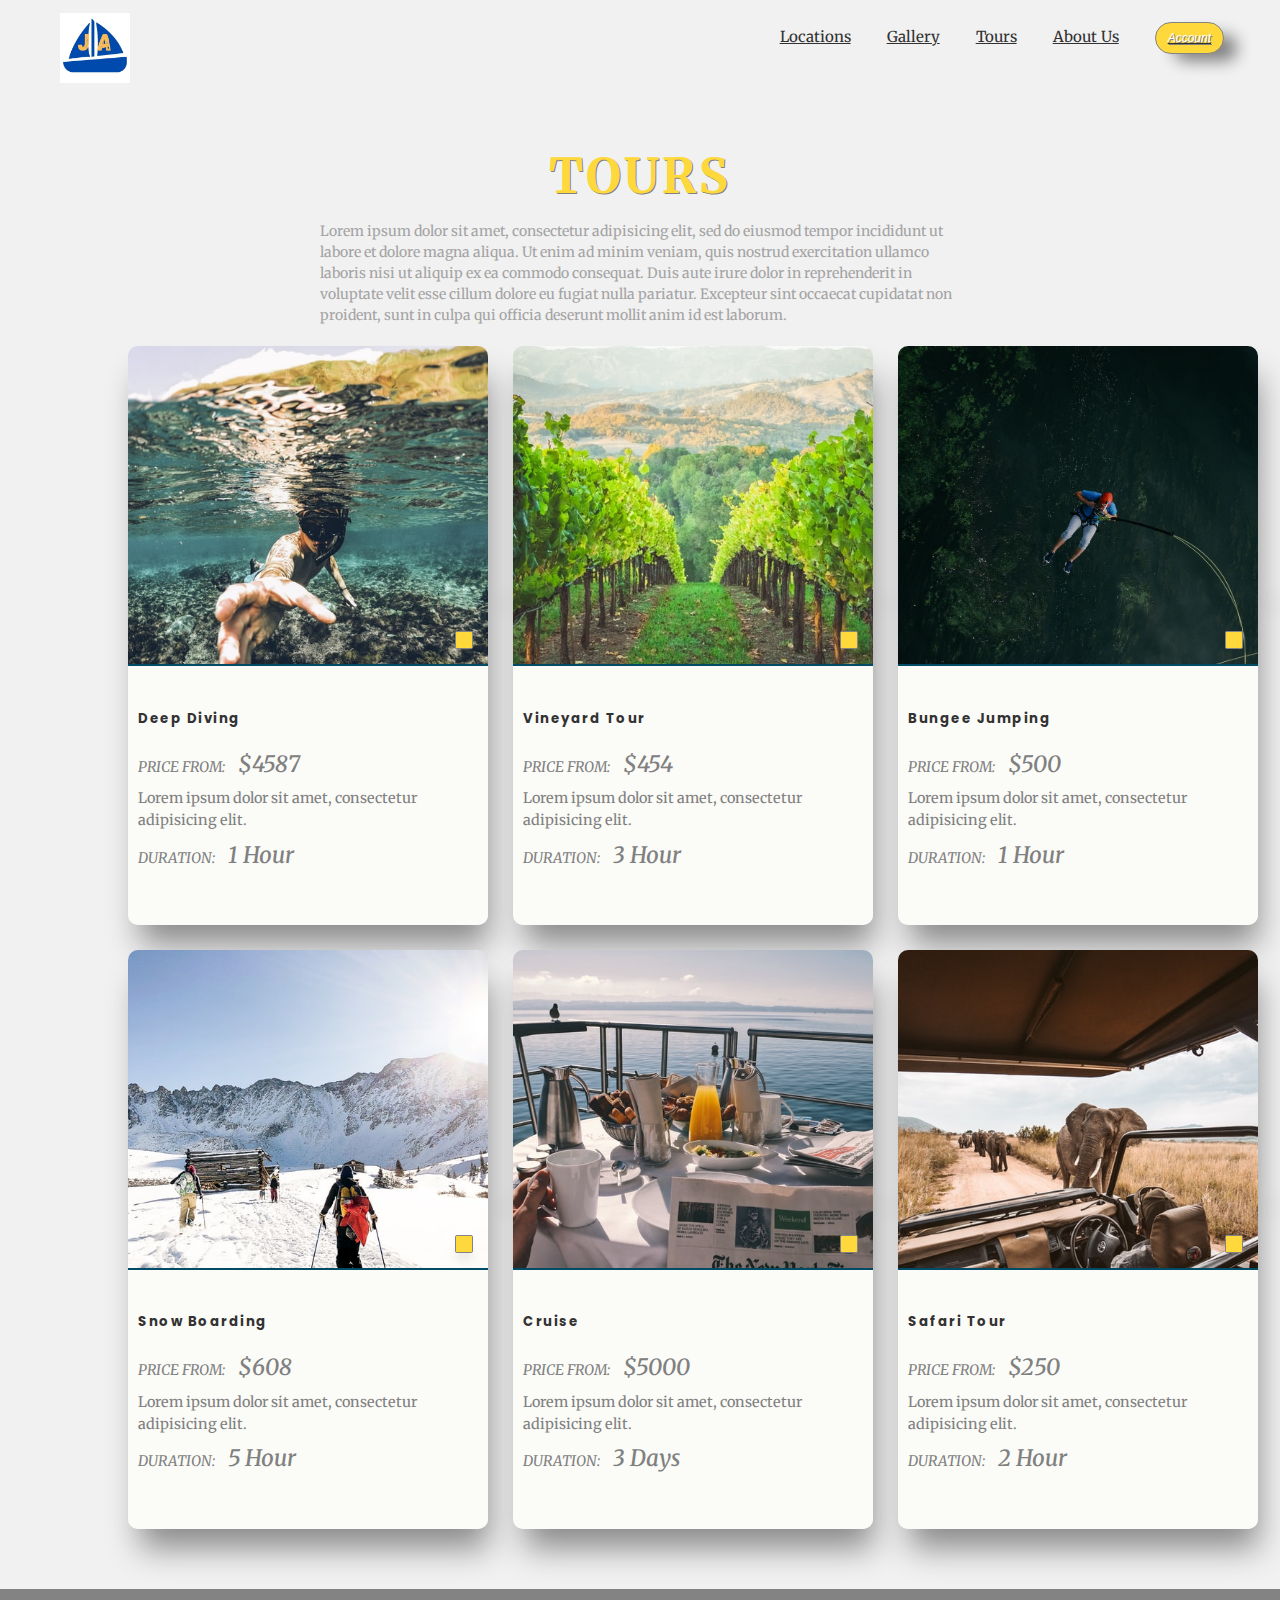
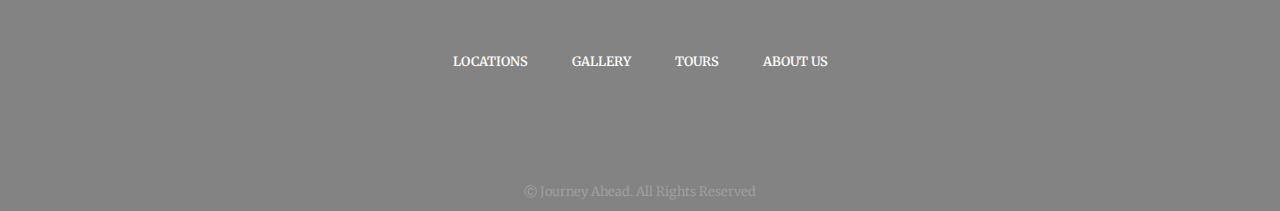
<file: tours.html>
<!DOCTYPE html>
<html>
  <head>
    <meta charset="utf-8" />
    <title>Journey Ahead</title>
    <meta name="viewport" content="width=device-width, initial-scale=1" />
    <link rel="stylesheet" href="css/main.css" />
    <link
      rel="stylesheet"
      href="https://use.fontawesome.com/releases/v5.6.0/css/all.css"
      integrity="sha384-aOkxzJ5uQz7WBObEZcHvV5JvRW3TUc2rNPA7pe3AwnsUohiw1Vj2Rgx2KSOkF5+h"
      crossorigin="anonymous"
    />
    <link
      href="https://fonts.googleapis.com/css?family=Poppins:300,400,800"
      rel="stylesheet"
    />
    <link
      rel="stylesheet"
      href="https://stackpath.bootstrapcdn.com/bootstrap/4.1.3/css/bootstrap.min.css"
      integrity="sha384-MCw98/SFnGE8fJT3GXwEOngsV7Zt27NXFoaoApmYm81iuXoPkFOJwJ8ERdknLPMO"
      crossorigin="anonymous"
    />
    <script src="https://code.jquery.com/jquery-1.10.2.js"></script>
  </head>
  <body>
    <!--Navigation bar-->
    <div id="topnav-row"></div>

    <script>
      $(function () {
        $("#topnav-row").load("nav.html");
      });
    </script>
    <!--end of Navigation bar-->

    <div class="headerStyle">
      <h2>Tours</h2>
      <p>
        Lorem ipsum dolor sit amet, consectetur adipisicing elit, sed do eiusmod
        tempor incididunt ut labore et dolore magna aliqua. Ut enim ad minim
        veniam, quis nostrud exercitation ullamco laboris nisi ut aliquip ex ea
        commodo consequat. Duis aute irure dolor in reprehenderit in voluptate
        velit esse cillum dolore eu fugiat nulla pariatur. Excepteur sint
        occaecat cupidatat non proident, sunt in culpa qui officia deserunt
        mollit anim id est laborum.
      </p>
    </div>

    <div id="diff-tours-row" class="container-fluid">
      <div class="wrapper d-flex flex-wrap justify-content-center">
        <div class="one tour-item card">
          <div class="pic-area card-img-top">
            <img class="photo" src="img/tours/diving.jpeg" />
            <button type="button" name="button">
              <i class="fas fa-cart-plus"></i>
            </button>
          </div>
          <div class="text-area card-body">
            <h5 class="title">Deep Diving</h5>
            <p class="price">PRICE FROM: <span>$4587</span></p>
            <p class="discription">
              Lorem ipsum dolor sit amet, consectetur adipisicing elit.
            </p>
            <p class="duration">DURATION: <span>1 Hour</span></p>
          </div>
        </div>
        <div class="two tour-item card">
          <div class="pic-area card-img-top">
            <img class="photo" src="img/tours/vineyard.jpeg" />
            <button type="button" name="button">
              <i class="fas fa-cart-plus"></i>
            </button>
          </div>
          <div class="text-area card-body">
            <h5 class="title">Vineyard Tour</h5>
            <p class="price">PRICE FROM: <span>$454</span></p>
            <p class="discription">
              Lorem ipsum dolor sit amet, consectetur adipisicing elit.
            </p>
            <p class="duration">DURATION: <span>3 Hour</span></p>
          </div>
        </div>
        <div class="three tour-item card">
          <div class="pic-area card-img-top">
            <img class="photo" src="img/tours/bungee.jpeg" />
            <button type="button" name="button">
              <i class="fas fa-cart-plus"></i>
            </button>
          </div>
          <div class="text-area card-body">
            <h5 class="title">Bungee Jumping</h5>
            <p class="price">PRICE FROM: <span>$500</span></p>
            <p class="discription">
              Lorem ipsum dolor sit amet, consectetur adipisicing elit.
            </p>
            <p class="duration">DURATION: <span>1 Hour</span></p>
          </div>
        </div>
        <div class="four tour-item card">
          <div class="pic-area card-img-top">
            <img class="photo" src="img/tours/snowBoarding.jpeg" />
            <button type="button" name="button">
              <i class="fas fa-cart-plus"></i>
            </button>
          </div>
          <div class="text-area card-body">
            <h5 class="title">Snow Boarding</h5>
            <p class="price">PRICE FROM: <span>$608</span></p>
            <p class="discription">
              Lorem ipsum dolor sit amet, consectetur adipisicing elit.
            </p>
            <p class="duration">DURATION: <span>5 Hour</span></p>
          </div>
        </div>
        <div class="five tour-item card">
          <div class="pic-area card-img-top">
            <img class="photo" src="img/tours/cruise.jpeg" />
            <button type="button" name="button">
              <i class="fas fa-cart-plus"></i>
            </button>
          </div>
          <div class="text-area card-body">
            <h5 class="title">Cruise</h5>
            <p class="price">PRICE FROM: <span>$5000</span></p>
            <p class="discription">
              Lorem ipsum dolor sit amet, consectetur adipisicing elit.
            </p>
            <p class="duration">DURATION: <span>3 Days</span></p>
          </div>
        </div>
        <div class="six tour-item card">
          <div class="pic-area card-img-top">
            <img class="photo" src="img/tours/safari.jpeg" />
            <button type="button" name="button">
              <i class="fas fa-cart-plus"></i>
            </button>
          </div>
          <div class="text-area card-body">
            <h5 class="title">Safari Tour</h5>
            <p class="price">PRICE FROM: <span>$250</span></p>
            <p class="discription">
              Lorem ipsum dolor sit amet, consectetur adipisicing elit.
            </p>
            <p class="duration">DURATION: <span>2 Hour</span></p>
          </div>
        </div>
      </div>
    </div>

    <!--Footer-->
    <footer></footer>

    <script>
      $(function () {
        $("footer").load("footer.html");
      });
    </script>
    <!--end of Footer-->
  </body>
</html>
</file>
<file: css/main.css>
@import url(https://fonts.googleapis.com/css?family=Merriweather);
html {
  padding: 0 !important;
  max-width: 100%; }

body {
  font-family: "Roboto", sans-serif;
  margin: 0;
  padding: 0;
  width: 100%;
  padding: 0 !important; }
  body .bgImg1 {
    background-image: url(../img/bgImg1.jpeg); }
  body .bgImg2 {
    background-image: url(../img/bgImg2.jpeg); }
  body .bgImg3 {
    background-image: url(../img/bgImg3.jpeg); }
  body .bgImg4 {
    background-image: url(../img/bgImg4.jpeg); }

body {
  max-width: 100%;
  box-sizing: border-box; }
  body .headerStyle {
    padding-top: 20px;
    padding-bottom: 20px; }
  body h2 {
    color: #ffd83b;
    font-size: 3rem;
    text-align: center;
    width: 80%;
    margin-left: auto;
    margin-right: auto;
    margin-top: 20px;
    margin-bottom: 15px;
    text-shadow: 1px 1px grey;
    letter-spacing: 3px;
    text-transform: uppercase; }
  body h3 {
    font-size: 2rem;
    color: #ffd83b;
    text-transform: capitalize;
    letter-spacing: 2px;
    margin: auto;
    text-shadow: 1px 1px grey;
    width: auto; }
  body p {
    color: #a4a4a4;
    margin: auto;
    width: 50%;
    font-size: 14px;
    line-height: 1.5; }
  body button {
    color: white;
    background: #ffd83b;
    text-shadow: 1px 1px #323232;
    font-size: 20px;
    font-style: italic;
    padding: 7px 13px;
    display: block;
    align-items: center;
    margin-left: auto !important;
    margin-right: auto !important;
    border-radius: 20px;
    border: 1px solid #838383;
    -webkit-box-shadow: 0px 10px 13px -7px #000000, 43px -37px 16px 3px rgba(0, 0, 0, 0.02);
    box-shadow: 0px 10px 13px -7px #000000, 43px -37px 16px 3px rgba(0, 0, 0, 0.02); }
    body button:link {
      color: white !important; }
    body button:visited {
      color: #cdad00; }
    body button:hover {
      color: white !important;
      background-color: #004c66;
      padding: 7px 15px; }
    body button:active {
      color: #323232; }
  body .topnavRow {
    position: relative;
    box-sizing: border-box;
    height: 100%;
    width: 100%;
    margin-top: 0;
    align-content: center;
    padding: 8px 0;
    text-align: right; }
    body .topnavRow img {
      width: 90px;
      height: 90px;
      object-fit: contain;
      float: left;
      padding-left: 20px;
      padding-bottom: 10px;
      margin-left: 40px; }
    body .topnavRow__topnavRight {
      margin-right: 40px; }
      body .topnavRow__topnavRight__a {
        color: #323232;
        display: inline-block;
        text-align: center;
        padding: 14px 16px;
        font-size: 15px;
        height: auto; }
        body .topnavRow__topnavRight__a:link {
          color: #323232; }
        body .topnavRow__topnavRight__a:visited {
          color: #323232; }
        body .topnavRow__topnavRight__a:hover {
          color: #838383;
          font-style: italic;
          text-decoration: none !important; }
        body .topnavRow__topnavRight__a:active {
          color: #323232; }
      body .topnavRow__topnavRight a button {
        color: white;
        background: #ffd83b;
        font-size: 12px;
        padding: 8px 12px;
        text-shadow: 1px 1px grey;
        border: 1px solid #838383;
        -webkit-box-shadow: 16px 10px 16px -3px rgba(0, 0, 0, 0.48);
        -moz-box-shadow: 16px 10px 16px -3px rgba(0, 0, 0, 0.48);
        box-shadow: 16px 10px 16px -3px rgba(0, 0, 0, 0.48); }
        body .topnavRow__topnavRight a button:link {
          color: white; }
        body .topnavRow__topnavRight a button:visited {
          color: #cdad00; }
        body .topnavRow__topnavRight a button:hover {
          color: white;
          background-color: #004c66; }
        body .topnavRow__topnavRight a button:active {
          color: #323232; }
  body .imageRow {
    max-width: 100%;
    color: white;
    max-height: 80vh;
    object-fit: cover;
    background-size: cover;
    background-repeat: no-repeat;
    background-attachment: fixed;
    background-position: center; }
    body .imageRow__textArea {
      max-width: 100%;
      min-width: 100%;
      height: 80vh;
      margin-left: auto;
      margin-right: auto; }
      body .imageRow__textArea__secArrow__imgArrow {
        font-size: 2.8rem;
        text-shadow: 1px 1px grey; }
        body .imageRow__textArea__secArrow__imgArrow:hover {
          color: #a4a4a4; }
      body .imageRow__textArea__center {
        text-align: center; }
        body .imageRow__textArea__center__h4 {
          font-size: 15px;
          letter-spacing: 3.5px;
          text-shadow: 1px 1px #323232; }
        body .imageRow__textArea__center__h1 {
          font-size: 5rem;
          text-transform: uppercase;
          letter-spacing: 6px;
          text-shadow: 2px 2px #323232;
          width: auto; }
        body .imageRow__textArea__center__btn a {
          color: white; }
        body .imageRow__textArea__center__dotsMenu {
          margin-top: 5rem; }
          body .imageRow__textArea__center__dotsMenu .fa-circle {
            margin-left: 0.5rem;
            font-size: 1rem; }
  body .introRow {
    padding-top: 100px;
    padding-bottom: 100px;
    width: 100%;
    text-align: center;
    margin: 49px auto 62px auto; }
    body .introRow__h3 {
      font-family: cursive;
      font-style: italic;
      font-size: 4rem;
      text-shadow: 2px 2px grey;
      padding-bottom: 12px; }
    body .introRow__p {
      font-size: 18px; }
  body .guidedRow {
    width: 100%;
    text-align: center;
    margin: 49px auto 62px auto; }
  body .picLinkRow {
    margin: 0;
    padding: 0;
    width: 100%;
    position: relative; }
    body .picLinkRow__imgArea {
      display: flex;
      flex-wrap: wrap;
      flex-direction: row;
      align-items: center;
      justify-content: center; }
      body .picLinkRow__imgArea__singleImg {
        padding: 10px 50px 50px;
        position: relative; }
        body .picLinkRow__imgArea__singleImg__icons {
          height: 450px;
          width: 450px;
          -webkit-box-shadow: 10px 10px 5px 1px rgba(0, 0, 0, 0.57);
          -moz-box-shadow: 10px 10px 5px 1px rgba(0, 0, 0, 0.57);
          box-shadow: 10px 10px 5px 1px rgba(0, 0, 0, 0.57);
          position: relative; }
        body .picLinkRow__imgArea__singleImg__textArea {
          position: absolute;
          bottom: 50px;
          left: 70px; }
          body .picLinkRow__imgArea__singleImg__textArea h5 {
            color: white;
            letter-spacing: 0.8px;
            font-size: 14px;
            margin-bottom: 6px;
            text-shadow: 1px 1px grey; }
          body .picLinkRow__imgArea__singleImg__textArea h3 {
            color: #ffd83b;
            letter-spacing: 1px;
            font-size: 15px;
            margin-top: 6px;
            margin-bottom: 18px;
            text-transform: uppercase;
            text-shadow: 1px 1px grey; }
  body .onboardRow {
    width: 100%;
    text-align: center;
    margin: 49px auto 62px auto;
    height: auto; }
  body .boatImagesRow__imgArea {
    display: flex;
    flex-wrap: wrap;
    flex-direction: row;
    align-items: center;
    justify-content: center; }
    body .boatImagesRow__imgArea__singleImg {
      padding: 10px 50px 50px; }
      body .boatImagesRow__imgArea__singleImg__icons {
        height: 300px;
        width: 300px;
        border-radius: 10px;
        border: solid 1px grey;
        -webkit-box-shadow: 10px 10px 5px 1px rgba(0, 0, 0, 0.57);
        -moz-box-shadow: 10px 10px 5px 1px rgba(0, 0, 0, 0.57);
        box-shadow: 10px 10px 5px 1px rgba(0, 0, 0, 0.57); }

.footer {
  background: #838383;
  padding-top: 25px;
  padding-bottom: 10px;
  text-align: center;
  color: white; }
  .footer__menu {
    padding-inline-start: 0px; }
    .footer__menu li {
      display: inline-block;
      padding: 20px; }
      .footer__menu li:hover {
        text-decoration: underline; }
      .footer__menu li a {
        font-weight: 600;
        color: white;
        text-decoration: none;
        text-transform: uppercase;
        font-size: 0.8rem; }
  .footer__socialMedia {
    padding-bottom: 20px;
    padding-left: 0px; }
    .footer__socialMedia li {
      display: inline-block;
      padding: 0 10px; }
      .footer__socialMedia li a {
        padding: 2px;
        color: white;
        font-size: 2rem;
        opacity: 0.5; }
  .footer p {
    font-size: 0.8rem;
    font-weight: 300; }

/* Desktop and all screens bigger than that */
/* laptop devices */
/* tablet devices */
/* mobile devices */
@media only screen and (max-width: 769px) {
  p {
    color: #a4a4a4;
    margin: auto;
    width: 80% !important;
    font-size: 14px;
    line-height: 1.5; }

  .topnavRow img {
    display: none; } }
/*when the top nav button moves*/
@media only screen and (max-width: 609px) {
  .topnavRow {
    margin-right: auto !important;
    margin-left: auto !important; }
    .topnavRow img {
      display: none; }
    .topnavRow__topnavRight {
      margin-right: auto !important;
      margin-left: auto !important; }
      .topnavRow__topnavRight__a {
        font-size: 11px !important; }
      .topnavRow__topnavRight a:nth-child(5) {
        display: none !important; }
        .topnavRow__topnavRight a:nth-child(5) button {
          display: none !important; }

  .imageRow {
    height: 100vh !important; }
    .imageRow__textArea {
      max-width: 70%;
      display: relative;
      object-fit: contain; }
      .imageRow__textArea__h1 {
        font-size: 2rem !important; }
      .imageRow__textArea__btn {
        color: white;
        background: #ffd83b;
        font-size: 20px;
        font-style: italic;
        padding: 7px 13px;
        text-shadow: 1px 1px grey; }
      .imageRow__textArea__secArrow {
        display: none; }

  .picLinkRow {
    margin-left: auto !important;
    margin-right: auto !important; }
    .picLinkRow__imgArea {
      display: block;
      align-items: center;
      margin-left: auto !important;
      margin-right: auto !important; }
      .picLinkRow__imgArea__singleImg {
        padding: 5px 5px 30px 5px !important;
        margin-left: auto !important;
        margin-right: auto !important; }
        .picLinkRow__imgArea__singleImg__icons {
          width: 300px !important;
          height: 400px !important; }
        .picLinkRow__imgArea__singleImg__textArea {
          position: absolute;
          bottom: 35px !important;
          left: 37px !important; }

  .onboardRow__h2 {
    font-size: 35px !important; }

  .boatImagesRow {
    margin-left: auto !important;
    margin-right: auto !important; }
    .boatImagesRow__imgArea {
      display: block;
      align-items: center;
      margin-left: auto !important;
      margin-right: auto !important; }
      .boatImagesRow__imgArea__singleImg {
        padding: 5px 5px 30px 5px !important;
        margin-left: auto !important;
        margin-right: auto !important; }
        .boatImagesRow__imgArea__singleImg__icons {
          width: 200px !important;
          height: 200px !important; } }
/*******************************************************
START OF SEPARATE PAGES
***********************************************************/
.location .row {
  width: 100%;
  margin-left: auto !important;
  margin-right: auto !important; }
  .location .row .item {
    margin-left: auto !important;
    margin-right: auto !important;
    width: 100%;
    padding-bottom: 80px; }
    .location .row .item h5 {
      margin-left: auto !important;
      margin-right: auto !important;
      text-align: center;
      width: 60%;
      padding-bottom: 20px;
      padding-top: 50px; }
    .location .row .item img {
      display: block;
      margin-left: auto !important;
      margin-right: auto !important;
      border-radius: 10%;
      width: 270px !important;
      height: 200px !important;
      margin-bottom: 15px; }
    .location .row .item .title {
      margin-bottom: 20px;
      margin-top: 40px;
      text-align: center; }

form {
  max-width: 600px;
  text-align: center;
  margin: 3rem auto; }
  form input,
  form textarea {
    border: 0;
    outline: 0;
    padding: 1em;
    border-radius: 8px;
    display: block;
    width: 100%;
    margin-top: 1em;
    font-family: "Merriweather", sans-serif;
    box-shadow: 0 1px 1px rgba(0, 0, 0, 0.1);
    resize: none; }
    form input:focus,
    form textarea:focus {
      box-shadow: 0 0px 2px red !important; }
  form #input-submit {
    color: white;
    background: #004c66;
    cursor: pointer; }
    form #input-submit:hover {
      box-shadow: 0 1px 1px 1px rgba(170, 170, 170, 0.6); }
  form textarea {
    height: 126px; }

.half {
  float: left;
  width: 48%;
  margin-bottom: 1em; }

.right {
  width: 50%; }

.left {
  margin-right: 2%; }

@media (max-width: 480px) {
  .half {
    width: 100%;
    float: none;
    margin-bottom: 0; } }
/* Clearfix */
.cf:before,
.cf:after {
  content: " ";
  /* 1 */
  display: table;
  /* 2 */ }

.cf:after {
  clear: both; }

.grid {
  display: grid;
  grid-template-columns: repeat(3, 200px);
  justify-content: center;
  align-content: center;
  grid-gap: 10px;
  width: 100%;
  padding-bottom: 30px;
  padding-top: 30px; }
  .grid img {
    width: 200px;
    height: 200px;
    cursor: pointer; }

#lightbox {
  position: fixed;
  z-index: 1000;
  top: 0;
  width: 100%;
  height: 100%;
  background-color: rgba(0, 0, 0, 0.8);
  display: none; }
  #lightbox img {
    max-width: 90%;
    max-height: 80%;
    padding: 4px;
    background-color: black;
    border: 2px solid white; }

#lightbox.active {
  display: flex;
  justify-content: center;
  align-items: center; }

@media only screen and (max-width: 1023px) {
  .grid {
    display: grid;
    grid-template-columns: repeat(3, 130px) !important; }
    .grid img {
      width: 130px !important;
      height: 130px !important; } }
@media only screen and (max-width: 769px) {
  .grid {
    display: grid;
    grid-template-columns: repeat(3, 90px) !important; }
    .grid img {
      width: 90px !important;
      height: 90px !important; } }
#diff-tours-row {
  margin: 0;
  padding: 0;
  max-width: 80%;
  position: relative;
  margin-left: auto;
  margin-right: auto; }
  #diff-tours-row .wrapper {
    display: grid;
    grid-gap: 25px;
    padding-bottom: 60px;
    width: 100%;
    margin-left: auto;
    margin-right: auto; }
    #diff-tours-row .wrapper .tour-item {
      height: auto;
      border-radius: 10px;
      -webkit-box-shadow: 6px 25px 32px -6px rgba(0, 0, 0, 0.43);
      -moz-box-shadow: 6px 25px 32px -6px rgba(0, 0, 0, 0.43);
      box-shadow: 6px 25px 32px -6px rgba(0, 0, 0, 0.43); }
      #diff-tours-row .wrapper .tour-item .pic-area {
        width: 360px;
        height: 55%;
        position: relative; }
        #diff-tours-row .wrapper .tour-item .pic-area .photo {
          max-width: 100%;
          height: 360px;
          object-fit: cover;
          object-position: center;
          border-radius: 10px 10px 0 0; }
        #diff-tours-row .wrapper .tour-item .pic-area button {
          font-size: 1rem;
          border-radius: 10%;
          padding: 8px;
          position: absolute;
          bottom: 15px;
          right: 15px; }
      #diff-tours-row .wrapper .tour-item .text-area {
        border-top: 2px solid #004c66;
        object-fit: contain;
        width: 360px;
        height: 45%;
        padding-left: 10px;
        color: grey;
        background-color: #fbfbf8;
        position: relative;
        border-radius: 0 0 10px 10px; }
        #diff-tours-row .wrapper .tour-item .text-area h5 {
          color: #323232;
          letter-spacing: 1.5px;
          font-family: Poppins, cursive;
          font-weight: bold;
          padding-top: 20px; }
        #diff-tours-row .wrapper .tour-item .text-area p {
          font-size: 0.9rem;
          width: 100%;
          color: grey;
          margin: 0;
          padding: 0;
          padding-bottom: 10px; }
          #diff-tours-row .wrapper .tour-item .text-area p span {
            font-size: 1.4rem;
            margin-bottom: 0.5rem;
            font-family: inherit;
            font-weight: 500;
            line-height: 1.2;
            color: inherit;
            padding-left: 10px; }
        #diff-tours-row .wrapper .tour-item .text-area .price,
        #diff-tours-row .wrapper .tour-item .text-area .duration {
          font-style: italic; }
    #diff-tours-row .wrapper .one {
      grid-column: 1 / 2;
      grid-row: 1 / 2; }
    #diff-tours-row .wrapper .two {
      grid-column: 2 / 3;
      grid-row: 1 / 2; }
    #diff-tours-row .wrapper .three {
      grid-column: 3 / 4;
      grid-row: 1 / 2; }
    #diff-tours-row .wrapper .four {
      grid-column: 1 / 2;
      grid-row: 2 / 3; }
    #diff-tours-row .wrapper .five {
      grid-column: 2 / 3;
      grid-row: 2 / 3; }
    #diff-tours-row .wrapper .six {
      grid-column: 3 / 4;
      grid-row: 2 / 3; }

.text-box {
  margin-left: auto;
  margin-right: auto;
  width: 100%; }
  .text-box .about-img {
    display: block;
    margin-left: auto;
    margin-right: auto;
    margin-bottom: 40px;
    width: 50%;
    height: 30%;
    border-radius: 50px;
    -webkit-box-shadow: 16px 10px 16px -3px rgba(0, 0, 0, 0.48);
    -moz-box-shadow: 16px 10px 16px -3px rgba(0, 0, 0, 0.48);
    box-shadow: 16px 10px 16px -3px rgba(0, 0, 0, 0.48); }
  .text-box p {
    width: 60%;
    font-size: 15px;
    margin-bottom: 30px; }
  .text-box button {
    margin-bottom: 50px; }
    .text-box button a {
      color: white; }
      .text-box button a:hover {
        color: #a4a4a4; }

.signInForm {
  background-color: #8ca4d2;
  padding: 30px;
  border-radius: 4%; }
  .signInForm label {
    color: #fbfbf8; }
  .signInForm p {
    color: #fbfbf8; }
  .signInForm a {
    color: #323232;
    text-decoration: underline; }

*,
*:before,
*:after {
  box-sizing: border-box; }

html,
body {
  background: #f1f1f1;
  font-family: "Merriweather", sans-serif;
  padding: 1em; }

/*# sourceMappingURL=main.css.map */
</file>
